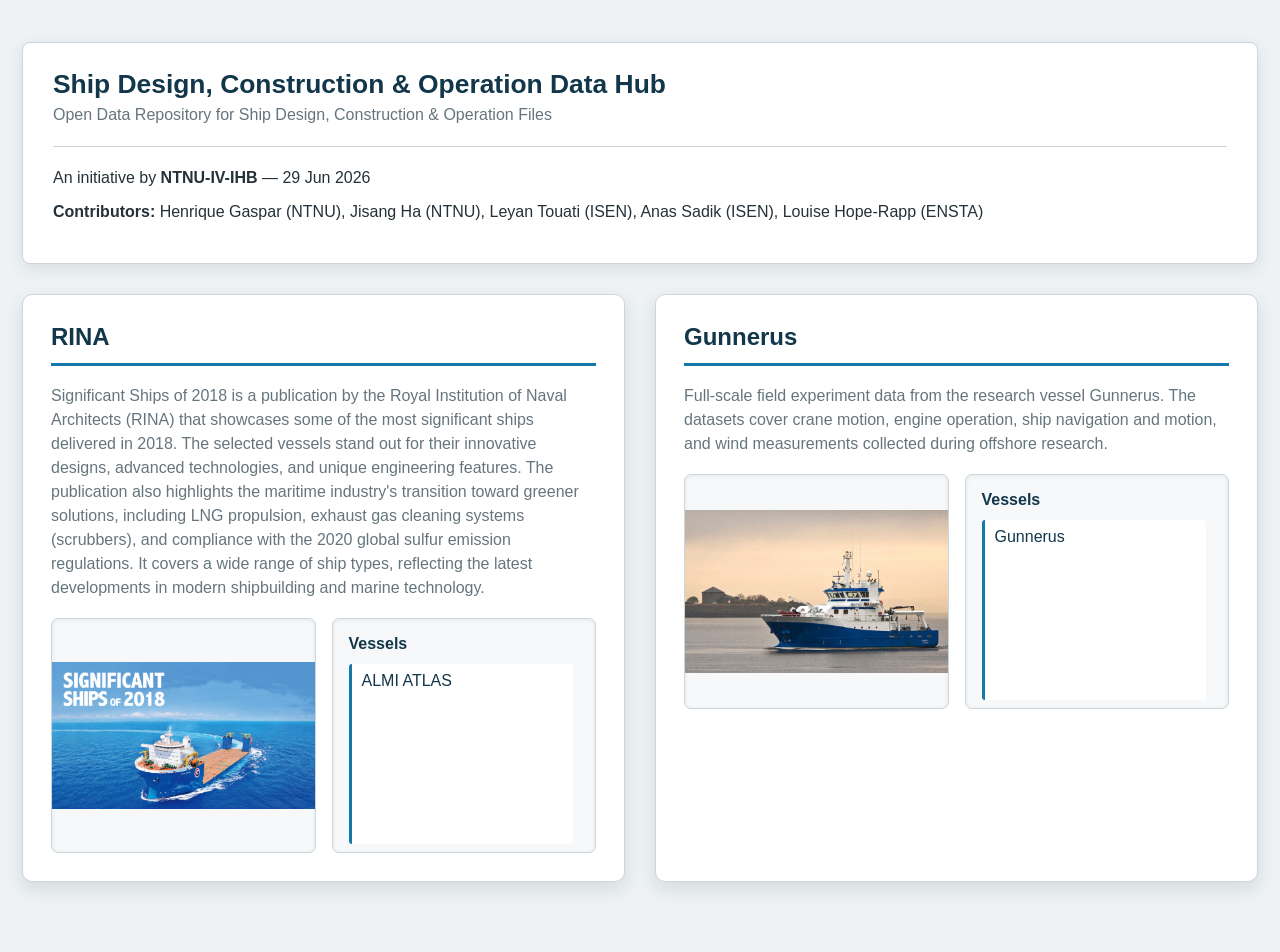
<file: index.html>
<!DOCTYPE html>
<html lang="en">
<head>
  <meta charset="UTF-8">
  <meta name="viewport" content="width=device-width, initial-scale=1.0">
  <title>Ship Design, Construction &amp; Operation Data Hub</title>
  <link rel="stylesheet" href="styles.css">
</head>
<body class="dashboard-page">
  <header class="site-header">
    <h1>Ship Design, Construction &amp; Operation Data Hub</h1>
    <p class="site-subtitle">Open Data Repository for Ship Design, Construction &amp; Operation Files</p>
    <hr>
    <p>An initiative by <strong>NTNU-IV-IHB</strong> &mdash; 29 Jun 2026</p>
    <p><strong>Contributors:</strong> Henrique Gaspar (NTNU), Jisang Ha (NTNU), Leyan Touati (ISEN), Anas Sadik (ISEN), Louise Hope-Rapp (ENSTA)</p>
  </header>

  <main id="project-blocks" class="project-blocks">
    <p>Loading projects...</p>
  </main>

  <script src="Scripts/project-config.js"></script>
  <script src="Scripts/dashboard-projects.js"></script>
</body>
</html>
</file>
<file: styles.css>
:root {
  --navy: #12364a;
  --blue: #1479a8;
  --light-blue: #eaf4f8;
  --green: #27833c;
  --light-green: #edf8ef;
  --red: #b73737;
  --light-red: #fff0f0;
  --border: #cbd5da;
  --text: #243138;
  --muted: #66757d;
  --panel: #ffffff;
  --page: #eef2f4;
}

* {
  box-sizing: border-box;
}

body {
  margin: 0;
  color: var(--text);
  background: var(--page);
  font-family: Arial, Helvetica, sans-serif;
}

button,
input {
  font: inherit;
}

.dashboard-page {
  max-width: 1500px;
  margin: 0 auto;
  padding: 42px 22px 70px;
}

.site-header {
  padding: 26px 30px;
  border: 1px solid var(--border);
  border-radius: 8px;
  background: var(--panel);
  box-shadow: 0 5px 16px rgba(28, 55, 68, 0.10);
}

.site-header h1 {
  margin: 0 0 6px;
  color: var(--navy);
  font-size: 1.65rem;
}

.site-subtitle {
  margin: 0;
  color: var(--muted);
}

hr {
  margin: 22px 0;
  border: 0;
  border-top: 1px solid var(--border);
}

.project-blocks {
  display: grid;
  grid-template-columns: repeat(2, minmax(0, 1fr));
  gap: 30px;
  margin-top: 30px;
}

.project-card {
  min-height: 390px;
  padding: 28px;
  border: 1px solid var(--border);
  border-radius: 10px;
  background: var(--panel);
  box-shadow: 0 7px 18px rgba(28, 55, 68, 0.12);
}

.project-card h2 {
  margin: 0;
  padding-bottom: 12px;
  border-bottom: 3px solid var(--blue);
  color: var(--navy);
  font-size: 1.5rem;
}

.project-description {
  min-height: 46px;
  margin: 18px 0;
  color: var(--muted);
  line-height: 1.5;
}

.project-card-content {
  display: grid;
  grid-template-columns: repeat(2, minmax(0, 1fr));
  gap: 16px;
}

.project-image-box,
.project-vessels {
  min-width: 0;
  height: 235px;
  overflow: hidden;
  border: 1px solid var(--border);
  border-radius: 7px;
  background: #f6f8f9;
  box-shadow: inset 0 1px 4px rgba(30, 55, 65, 0.08);
}

.project-image-box {
  display: flex;
  align-items: center;
  justify-content: center;
}

.project-image-box img {
  display: block;
  width: 100%;
  height: 100%;
  object-fit: contain;
  object-position: center;
}

.project-vessels {
  padding: 16px;
}

.project-vessels h3 {
  margin: 0 0 11px;
  color: var(--navy);
  font-size: 1rem;
}

.vessel-link-list {
  display: grid;
  gap: 7px;
  height: 180px;
  overflow-y: auto;
  padding-right: 6px;
}

.vessel-link-list a {
  padding: 8px 10px;
  border-left: 3px solid var(--blue);
  border-radius: 3px;
  color: var(--navy);
  background: white;
  text-decoration: none;
  overflow-wrap: anywhere;
}

.vessel-link-list a:hover {
  background: var(--light-blue);
}

.project-empty-space {
  background: #fafbfb;
}

.error-message {
  padding: 15px;
  border: 1px solid var(--red);
  color: var(--red);
  background: var(--light-red);
}

/* RINA vessel page */
.rina-page {
  min-height: 100vh;
}

.rina-topbar {
  display: flex;
  align-items: center;
  gap: 20px;
  height: 76px;
  padding: 12px 22px;
  border-bottom: 1px solid var(--border);
  background: white;
  box-shadow: 0 3px 10px rgba(28, 55, 68, 0.10);
}

.rina-topbar h1 {
  margin: 0;
  color: var(--navy);
  font-size: 1.35rem;
}

.back-link {
  flex: 0 0 auto;
  padding: 9px 13px;
  border: 1px solid var(--blue);
  border-radius: 5px;
  color: var(--blue);
  text-decoration: none;
}

.back-link:hover {
  color: white;
  background: var(--blue);
}

.legend {
  display: flex;
  gap: 14px;
  margin-left: auto;
  color: var(--muted);
  font-size: 0.82rem;
}

.legend span::before {
  display: inline-block;
  width: 10px;
  height: 10px;
  margin-right: 5px;
  border-radius: 2px;
  content: "";
}

.legend-mapped::before {
  background: var(--green);
}

.legend-unmapped::before {
  background: var(--red);
}

.rina-layout {
  display: grid;
  grid-template-columns: 1fr 1fr;
  gap: 12px;
  min-height: 720px;
  padding: 12px;
}

/* Common Atlas and Gunnerus details page */
.project-details-header {
  position: relative;
}

.project-details-header > .download-button {
  position: absolute;
  left: 50%;
  min-width: 130px;
  padding: 9px 18px;
  transform: translateX(-50%);
}

.project-details-layout {
  height: calc(100vh - 76px);
  min-height: 720px;
}

.project-information-panel {
  display: flex;
  flex-direction: column;
}

.project-information-scroll {
  flex: 1;
  min-height: 0;
  overflow-y: auto;
  padding: 12px;
}

.project-summary-box {
  margin: 0 0 12px;
}

.project-summary-box h3 {
  margin: 0 0 8px;
  color: var(--navy);
}

.project-summary-box p {
  margin: 0;
}

.project-information-scroll .vessel-accordions {
  height: auto;
  padding: 0;
  overflow: visible;
}

.project-group-content {
  padding: 12px;
}

.measurement-accordion {
  padding: 0;
  border-left-width: 4px;
}

.measurement-accordion.mapped {
  border-left-color: var(--green);
}

.measurement-accordion.unmapped {
  border-left-color: var(--red);
}

.measurement-accordion > summary {
  padding: 12px;
  color: var(--navy);
  font-weight: bold;
  cursor: pointer;
}

.measurement-content {
  padding: 0 12px 12px;
  border-top: 1px solid var(--border);
}

.measurement-content .graph-heading {
  align-items: center;
  padding-top: 10px;
}

.project-information-scroll .ship-map-card {
  margin-top: 0;
}

/* Raw files browser (top of the Gunnerus page) */
.raw-files-section {
  --raw-files-height: 460px;
  display: grid;
  grid-template-columns: 2fr 1fr;
  gap: 12px;
  min-height: var(--raw-files-height);
  padding: 12px 12px 0;
}

.raw-files-content-panel,
.raw-files-list-panel {
  display: flex;
  flex-direction: column;
  min-width: 0;
  overflow: hidden;
  border: 1px solid var(--border);
  border-radius: 8px;
  background: white;
  box-shadow: 0 5px 14px rgba(28, 55, 68, 0.12);
}

.raw-files-content-body {
  flex: 1;
  overflow-y: auto;
  padding: 14px 18px;
  line-height: 1.5;
}

.raw-files-list {
  display: grid;
  flex: 1;
  gap: 8px;
  overflow-y: auto;
  padding: 10px 10px 14px;
  align-content: start;
}

.raw-file-row {
  display: flex;
  align-items: center;
  justify-content: space-between;
  gap: 8px;
  padding: 8px 9px;
  border: 1px solid var(--border);
  border-radius: 5px;
  background: #f9fbfc;
}

.raw-file-row.active {
  border-color: var(--blue);
  background: var(--light-blue);
}

.raw-file-name {
  overflow: hidden;
  padding: 0;
  border: 0;
  color: var(--navy);
  background: transparent;
  font-size: 0.85rem;
  font-weight: bold;
  text-align: left;
  text-overflow: ellipsis;
  white-space: nowrap;
  cursor: pointer;
}

.raw-file-name:hover {
  color: var(--blue);
}

.raw-file-download {
  flex: 0 0 auto;
  padding: 5px 8px;
  border: 1px solid var(--blue);
  border-radius: 4px;
  color: var(--blue);
  background: white;
  font-size: 0.72rem;
  text-decoration: none;
}

.raw-file-download:hover {
  color: white;
  background: var(--blue);
}

.raw-file-path {
  margin: 0 0 10px;
  color: var(--muted);
  font-family: Consolas, monospace;
  font-size: 0.72rem;
  overflow-wrap: anywhere;
}

.raw-file-schema {
  display: grid;
  gap: 12px;
  margin-top: 14px;
}

.raw-file-schema-group h4 {
  margin: 0 0 6px;
  color: var(--navy);
  font-size: 0.88rem;
}

.raw-file-schema-fields {
  display: flex;
  flex-wrap: wrap;
  gap: 6px;
}

.raw-file-schema-field {
  padding: 3px 8px;
  border: 1px solid var(--border);
  border-radius: 10px;
  background: #f6f8f9;
  font-family: Consolas, monospace;
  font-size: 0.74rem;
}

.raw-file-json-preview {
  margin-top: 10px;
  padding: 10px;
  border: 1px solid var(--border);
  border-radius: 5px;
  background: #f9fbfc;
  overflow: auto;
  font-family: Consolas, monospace;
  font-size: 0.74rem;
  white-space: pre-wrap;
}

.raw-file-pdf-embed {
  width: 100%;
  height: 380px;
  margin-top: 10px;
  border: 1px solid var(--border);
  border-radius: 5px;
}

.raw-file-csv-wrap {
  margin-top: 10px;
  overflow-x: auto;
  border: 1px solid var(--border);
  border-radius: 5px;
  background: white;
}

.raw-file-csv-preview {
  border-collapse: collapse;
  width: 100%;
  font-family: Consolas, monospace;
  font-size: 0.74rem;
}

.raw-file-csv-preview th,
.raw-file-csv-preview td {
  padding: 5px 8px;
  border: 1px solid #e4e9eb;
  white-space: nowrap;
}

.raw-file-csv-preview th {
  color: var(--navy);
  background: #f8fafb;
  text-align: left;
}

.raw-file-csv-preview tr:nth-child(even) td {
  background: #f9fbfc;
}

.raw-file-csv-more {
  color: var(--muted);
  font-style: italic;
}

.vessel-panel,
.dnv-panel {
  position: relative;
  min-width: 0;
  overflow: hidden;
  border: 1px solid var(--border);
  border-radius: 8px;
  background: white;
  box-shadow: 0 5px 14px rgba(28, 55, 68, 0.12);
}

.panel-heading {
  padding: 16px 18px;
  border-bottom: 1px solid var(--border);
  background: #f8fafb;
}

.panel-heading h2 {
  margin: 0 0 5px;
  color: var(--navy);
  font-size: 1.12rem;
}

.panel-heading p {
  margin: 0;
  color: var(--muted);
  font-size: 0.85rem;
}

.vessel-accordions {
  height: calc(100% - 132px);
  overflow-y: auto;
  padding: 12px 12px 80px;
}

.vessel-accordion {
  margin-bottom: 8px;
  border: 1px solid #bfcbd0;
  border-radius: 6px;
  background: white;
  box-shadow: 0 2px 5px rgba(28, 55, 68, 0.08);
}

.vessel-accordion[open] {
  border-color: var(--blue);
  box-shadow: 0 4px 12px rgba(20, 121, 168, 0.17);
}

.vessel-accordion summary {
  padding: 13px 14px;
  cursor: pointer;
  color: var(--navy);
  font-weight: bold;
  list-style: none;
}

.vessel-accordion summary::-webkit-details-marker {
  display: none;
}

.vessel-accordion summary::before {
  display: inline-block;
  margin-right: 9px;
  color: var(--blue);
  content: "▶";
  font-size: 0.72rem;
}

.vessel-accordion[open] summary::before {
  content: "▼";
}

.vessel-details {
  padding: 4px 14px 18px;
  border-top: 1px solid #dde4e7;
}

.vessel-details h3 {
  margin: 20px 0 10px;
  color: var(--navy);
  font-size: 1rem;
}

.overview-box,
.data-section {
  margin-top: 12px;
  padding: 12px;
  border: 1px solid var(--border);
  border-radius: 5px;
  background: #f9fbfc;
  line-height: 1.45;
}

.overview-box p {
  margin: 6px 0;
}

.key-value-grid {
  display: grid;
  grid-template-columns: minmax(120px, 0.7fr) 1.3fr;
  gap: 7px 12px;
  font-size: 0.88rem;
}

.key-name {
  color: var(--muted);
  font-weight: bold;
  overflow-wrap: anywhere;
}

.key-value {
  overflow-wrap: anywhere;
}

.information-list {
  display: grid;
  gap: 9px;
}

.information-card {
  padding: 11px 12px;
  border: 2px solid;
  border-radius: 5px;
  box-shadow: 0 2px 5px rgba(28, 55, 68, 0.08);
}

.information-card.mapped {
  border-color: var(--green);
  background: var(--light-green);
}

.information-card.unmapped {
  border-color: var(--red);
  background: var(--light-red);
}

.information-card-title {
  font-weight: bold;
}

.information-card-heading {
  display: flex;
  align-items: flex-start;
  justify-content: space-between;
  gap: 10px;
  margin-bottom: 5px;
}

.information-card-value {
  overflow-wrap: anywhere;
}

.information-card-path {
  margin-top: 7px;
  color: var(--muted);
  font-family: Consolas, monospace;
  font-size: 0.73rem;
  overflow-wrap: anywhere;
}

.download-bar {
  position: absolute;
  right: 0;
  bottom: 0;
  left: 0;
  display: flex;
  justify-content: center;
  padding: 13px;
  border-top: 1px solid var(--border);
  background: rgba(255, 255, 255, 0.96);
}

.download-button {
  min-width: 190px;
  padding: 11px 20px;
  border: 1px solid #0d648e;
  border-radius: 5px;
  color: white;
  background: var(--blue);
  text-align: center;
  text-decoration: none;
  box-shadow: 0 3px 7px rgba(20, 121, 168, 0.22);
}

.download-button.disabled {
  border-color: #aeb8bd;
  color: #edf0f1;
  background: #aeb8bd;
  box-shadow: none;
  cursor: not-allowed;
  pointer-events: none;
}

.dnv-panel {
  display: flex;
  flex-direction: column;
}

.dnv-heading-row {
  display: flex;
  align-items: center;
  justify-content: space-between;
  gap: 12px;
}

.version-badge {
  padding: 5px 9px;
  border-bottom: 3px solid var(--navy);
  color: var(--navy);
  background: #dceef5;
  font-weight: bold;
}

.tree-search-box {
  position: relative;
  padding: 12px 16px;
  border-bottom: 1px solid var(--border);
}

.tree-search-box input {
  width: 100%;
  padding: 11px 12px;
  border: 1px solid #9aaab1;
  border-radius: 4px;
  outline: none;
}

.tree-search-box input:focus {
  border-color: var(--blue);
  box-shadow: 0 0 0 2px rgba(20, 121, 168, 0.16);
}

.tree-search-results {
  position: absolute;
  z-index: 10;
  top: 54px;
  right: 16px;
  left: 16px;
  max-height: 260px;
  overflow-y: auto;
  border: 1px solid var(--border);
  border-radius: 4px;
  background: white;
  box-shadow: 0 5px 14px rgba(28, 55, 68, 0.18);
}

.tree-search-results:empty {
  display: none;
}

.search-result {
  display: flex;
  align-items: center;
  gap: 9px;
  width: 100%;
  padding: 9px 10px;
  border: 0;
  border-bottom: 1px solid #e4e9eb;
  background: white;
  text-align: left;
  cursor: pointer;
}

.search-result:hover {
  background: var(--light-blue);
}

.search-result-code,
.tree-code {
  flex: 0 0 auto;
  padding: 3px 7px;
  border-radius: 10px;
  color: white;
  background: var(--green);
  font-size: 0.76rem;
  font-weight: bold;
}

.tree-status {
  padding: 10px 16px;
  color: var(--muted);
  font-size: 0.82rem;
}

.dnv-tree {
  flex: 1;
  overflow: auto;
  padding: 4px 14px 35px;
  min-width: 0;
}

.tree-node {
  min-width: 0;
}

.tree-row {
  display: flex;
  flex-wrap: wrap;
  align-items: flex-start;
  gap: 7px;
  min-height: 31px;
  padding: 4px 6px;
  border-radius: 4px;
}

.tree-row:hover {
  background: #f0f6f8;
}

.tree-row.has-vessel-data {
  background: var(--light-green);
  box-shadow: inset 3px 0 0 var(--green);
}

.tree-toggle {
  width: 22px;
  padding: 3px 0;
  border: 0;
  color: var(--blue);
  background: transparent;
  cursor: pointer;
}

.tree-toggle.no-children {
  color: #aeb8bd;
  cursor: default;
}

.tree-name {
  padding-top: 3px;
  white-space: normal;
}

.tree-vessel-values {
  display: grid;
  gap: 3px;
  max-width: 360px;
  margin-left: 7px;
  white-space: normal;
}

.tree-vessel-value {
  display: block;
  padding: 3px 6px;
  border: 1px solid var(--green);
  border-radius: 3px;
  color: #185f2a;
  background: white;
  font-size: 0.73rem;
}

.tree-download-button {
  display: inline-block;
  margin-left: 12px;
  padding: 4px 8px;
  border: 1px solid var(--blue);
  border-radius: 4px;
  background: var(--blue);
  color: white;
  text-decoration: none;
  font-size: 0.78rem;
}

.tree-download-button:hover {
  background: #0f5b8b;
}

a.tree-vessel-value {
  text-decoration: none;
}

button.tree-vessel-value {
  width: 100%;
  font-family: inherit;
  text-align: left;
}

a.tree-vessel-value,
button.tree-vessel-value {
  cursor: pointer;
}

a.tree-vessel-value:hover,
button.tree-vessel-value:hover {
  color: white;
  background: var(--green);
}

.tree-source-menu {
  min-width: 0;
}

.tree-source-menu > summary {
  cursor: pointer;
  list-style: none;
}

.tree-source-menu > summary::-webkit-details-marker {
  display: none;
}

.tree-source-menu > summary::after {
  margin-left: 6px;
  content: "\25BC";
  font-size: 0.65rem;
}

.tree-source-menu[open] > summary::after {
  content: "\25B2";
}

.tree-source-list {
  display: grid;
  gap: 4px;
  margin-top: 4px;
  padding: 6px;
  border: 1px solid var(--green);
  border-radius: 4px;
  background: white;
  box-shadow: 0 3px 8px rgba(28, 55, 68, 0.14);
}

.tree-source-option {
  padding: 5px 7px;
  border-radius: 3px;
  color: var(--navy);
  background: var(--light-green);
  text-decoration: none;
  overflow-wrap: anywhere;
}

.tree-source-option:hover {
  color: white;
  background: var(--green);
}

.source-message-box {
  position: fixed;
  right: 20px;
  bottom: 20px;
  z-index: 20;
  max-width: 420px;
  padding: 12px 15px;
  border: 2px solid #d8a32d;
  border-radius: 5px;
  color: #6f5008;
  background: #fff8df;
  box-shadow: 0 4px 12px rgba(28, 55, 68, 0.18);
}

.tree-children {
  margin-left: 21px;
  border-left: 1px solid #d6e0e4;
  padding-left: 6px;
}

.tree-focus > .tree-row {
  outline: 2px solid var(--blue);
  background: #e6f4fa;
}

.loading-message {
  padding: 15px;
  color: var(--muted);
}

.raw-data-list {
  margin: 5px 0;
  padding-left: 20px;
}

/* Gunnerus data page */
.gunnerus-accordions {
  padding-bottom: 82px;
}

.gunnerus-accordion[open] {
  border-color: var(--green);
  box-shadow: 0 4px 12px rgba(39, 131, 60, 0.16);
}

.gunnerus-details {
  padding: 4px 12px 20px;
}

.gunnerus-overview {
  margin-bottom: 12px;
}

.graph-count {
  margin: 10px 2px 14px;
  color: var(--muted);
  font-size: 0.84rem;
}

.graph-card {
  margin-bottom: 15px;
  padding: 13px;
  border: 1px solid var(--border);
  border-left: 4px solid var(--blue);
  border-radius: 6px;
  background: white;
  box-shadow: 0 3px 8px rgba(28, 55, 68, 0.10);
}

.graph-heading {
  display: flex;
  align-items: flex-start;
  justify-content: space-between;
  gap: 12px;
}

.graph-heading h3 {
  margin: 0 0 4px;
  color: var(--navy);
  font-size: 1rem;
}

.graph-heading p {
  margin: 0;
  color: var(--muted);
  font-size: 0.78rem;
}

.show-dnv-button {
  flex: 0 0 auto;
  padding: 7px 9px;
  border: 1px solid var(--green);
  border-radius: 4px;
  color: var(--green);
  background: white;
  cursor: pointer;
}

.show-dnv-button:hover {
  color: white;
  background: var(--green);
}

.chart-legend {
  display: flex;
  flex-wrap: wrap;
  gap: 8px;
  margin: 10px 0 3px;
  font-size: 0.76rem;
}

.chart-legend span {
  padding-left: 7px;
  border-left: 4px solid;
}

.chart-canvas-wrap {
  width: 100%;
  margin-top: 10px;
  overflow-x: auto;
  border: 1px solid #d9e1e4;
  border-radius: 4px;
  background: white;
}

.measurement-chart {
  display: block;
  width: 100%;
  min-width: 560px;
  height: auto;
}

.graph-dnv-path {
  margin: 9px 0 0;
  color: var(--muted);
  font-family: Consolas, monospace;
  font-size: 0.7rem;
  overflow-wrap: anywhere;
}

.ship-map-card {
  border-left-color: var(--green);
}

.map-controls {
  display: flex;
  flex-wrap: wrap;
  justify-content: flex-end;
  gap: 5px;
}

.map-button {
  padding: 6px 9px;
  border: 1px solid var(--blue);
  border-radius: 4px;
  color: var(--blue);
  background: white;
  cursor: pointer;
}

.map-button:hover {
  color: white;
  background: var(--blue);
}

.map-legend {
  display: flex;
  flex-wrap: wrap;
  gap: 8px 14px;
  margin: 12px 0 8px;
  font-size: 0.76rem;
}

.map-legend span {
  padding-left: 7px;
  border-left: 4px solid;
}

.ship-map-wrap {
  width: 100%;
  overflow: hidden;
  border: 1px solid #9eb3bc;
  border-radius: 5px;
  background: #dceff5;
}

.ship-map {
  display: block;
  width: 100%;
  height: 420px;
}

.map-help {
  margin: 8px 0 0;
  color: var(--muted);
  font-size: 0.76rem;
}

@media (max-width: 900px) {
  .project-blocks,
  .project-card-content,
  .rina-layout,
  .raw-files-section {
    grid-template-columns: 1fr;
  }

  .rina-page {
    height: auto;
    overflow: auto;
  }

  .rina-topbar {
    height: auto;
    flex-wrap: wrap;
  }

  .project-details-header > .download-button {
    position: static;
    margin-left: auto;
    transform: none;
  }

  .legend {
    width: 100%;
    margin-left: 0;
  }

  .rina-layout {
    height: auto;
  }

  .project-details-layout {
    height: auto;
  }

  .vessel-panel,
  .dnv-panel {
    height: 78vh;
  }

  .raw-files-section {
    height: auto;
  }

  .raw-files-content-panel,
  .raw-files-list-panel {
    height: 50vh;
  }
}

@media (max-width: 560px) {
  .dashboard-page {
    padding: 18px 12px 40px;
  }

  .site-header,
  .project-card {
    padding: 20px;
  }

  .project-card-content {
    grid-template-columns: 1fr;
  }

  .legend {
    display: none;
  }

  .key-value-grid {
    grid-template-columns: 1fr;
  }
}
</file>
